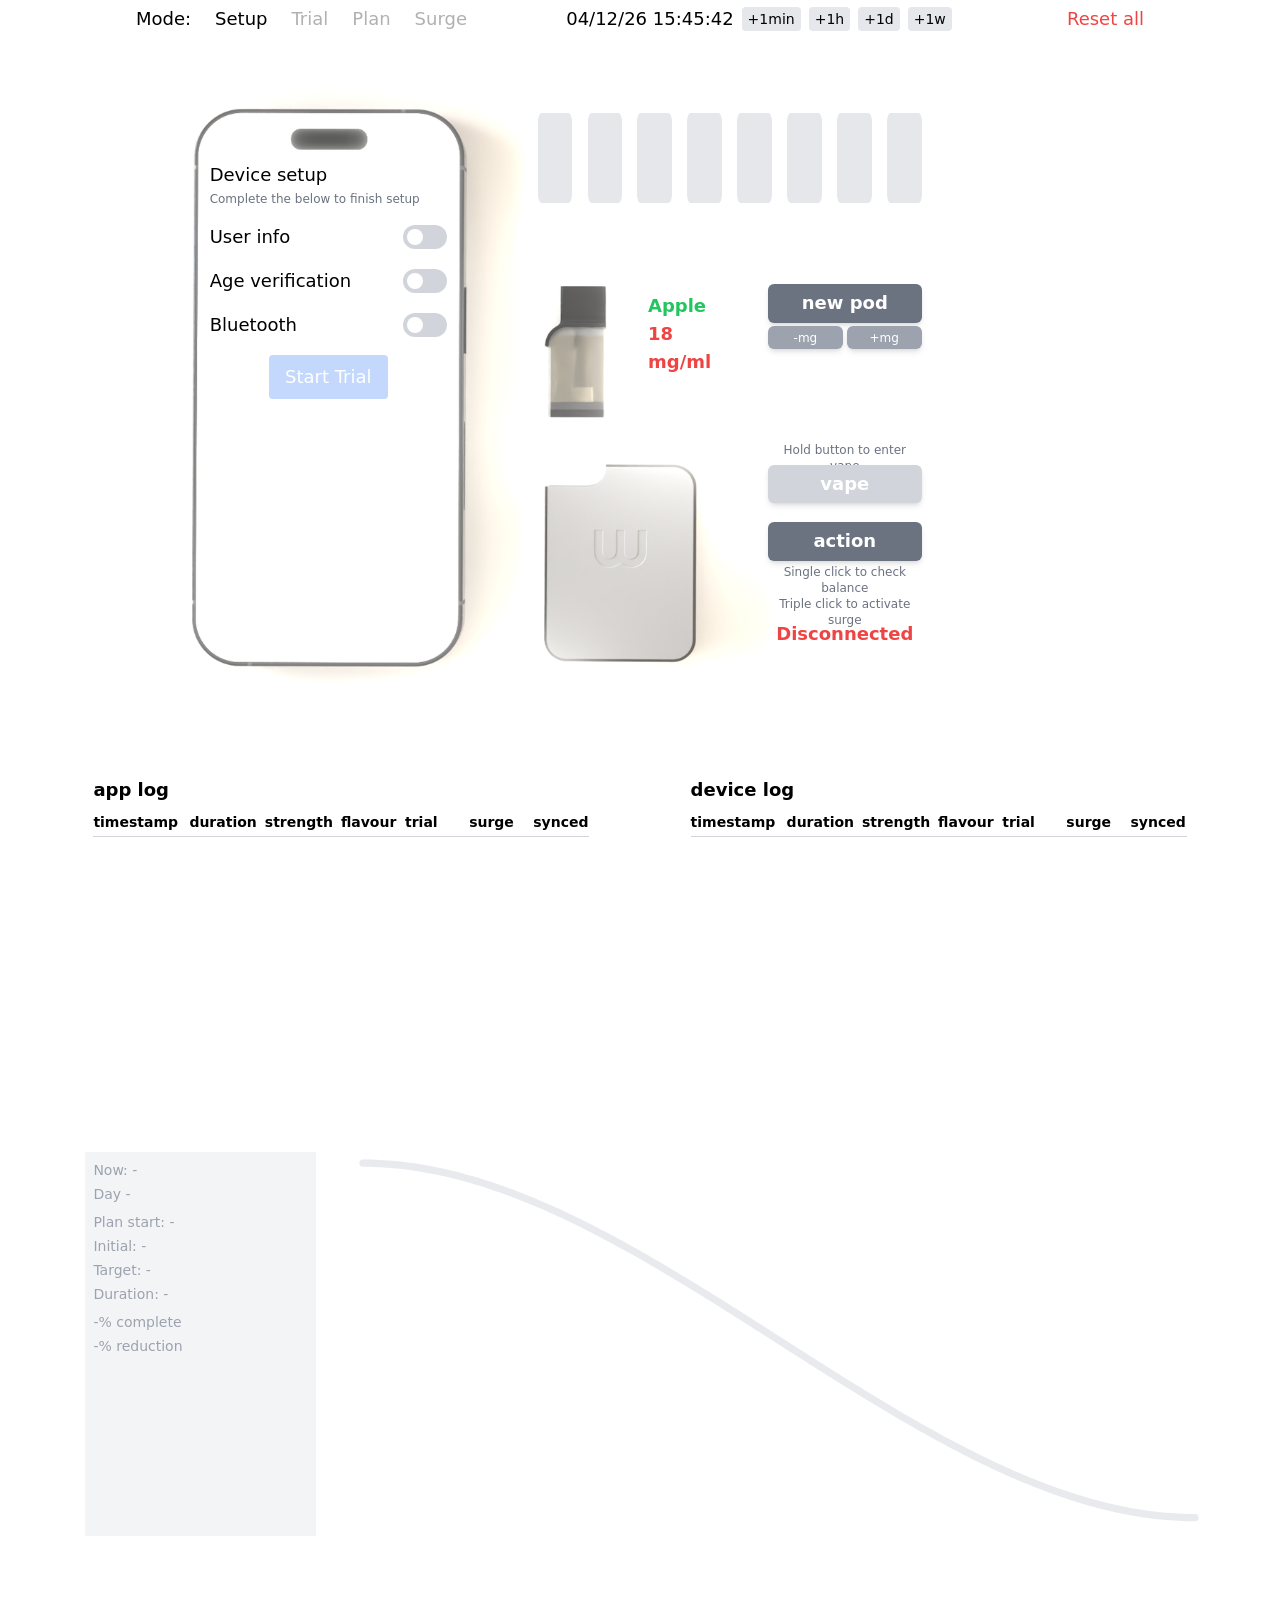
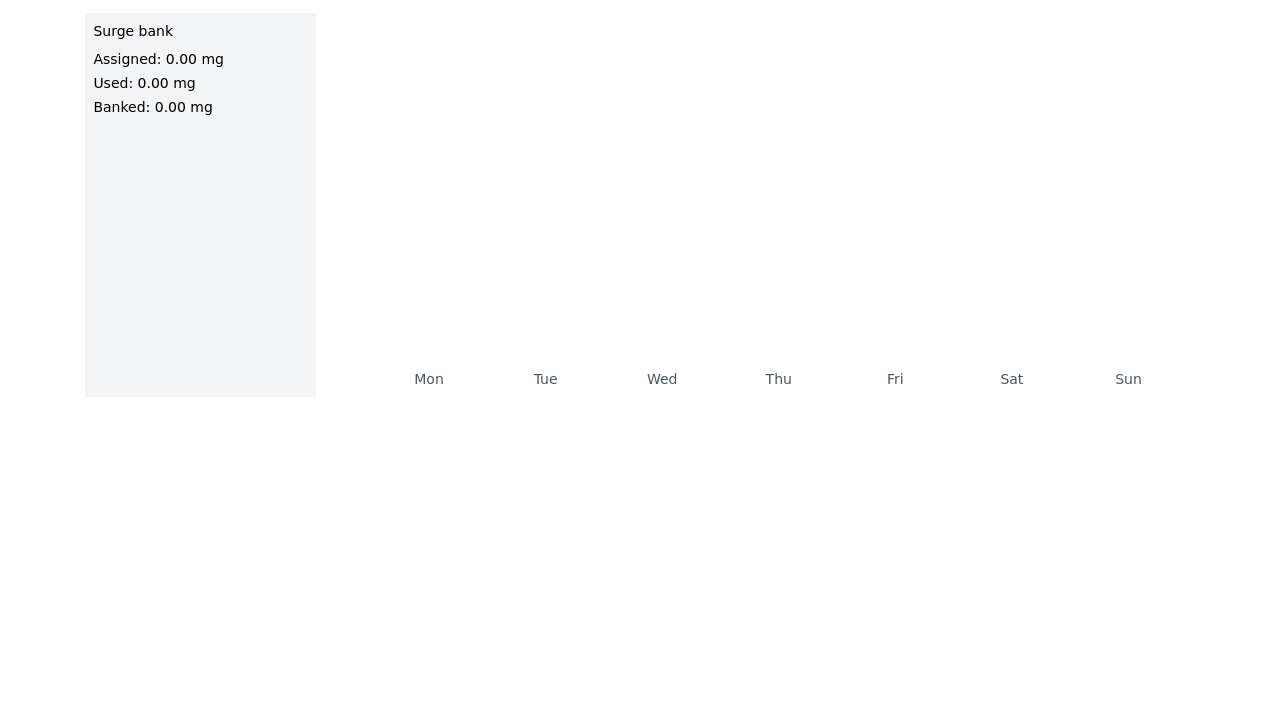
<file: simulator/index.html>
<!doctype html>
<html lang="en">
  <head>
    <meta charset="UTF-8" />
    <link rel="icon" type="image/svg+xml" href="/simulator/vite.svg?v=2" />
    <meta name="viewport" content="width=device-width, initial-scale=1.0" />
    <title>Simulator</title>
    <script type="module" crossorigin src="/simulator/assets/index-Dftw_5kv.js"></script>
    <link rel="stylesheet" crossorigin href="/simulator/assets/index-f4KopK-8.css">
  </head>
  <body>
    <div id="root"></div>
  </body>
</html>
</file>
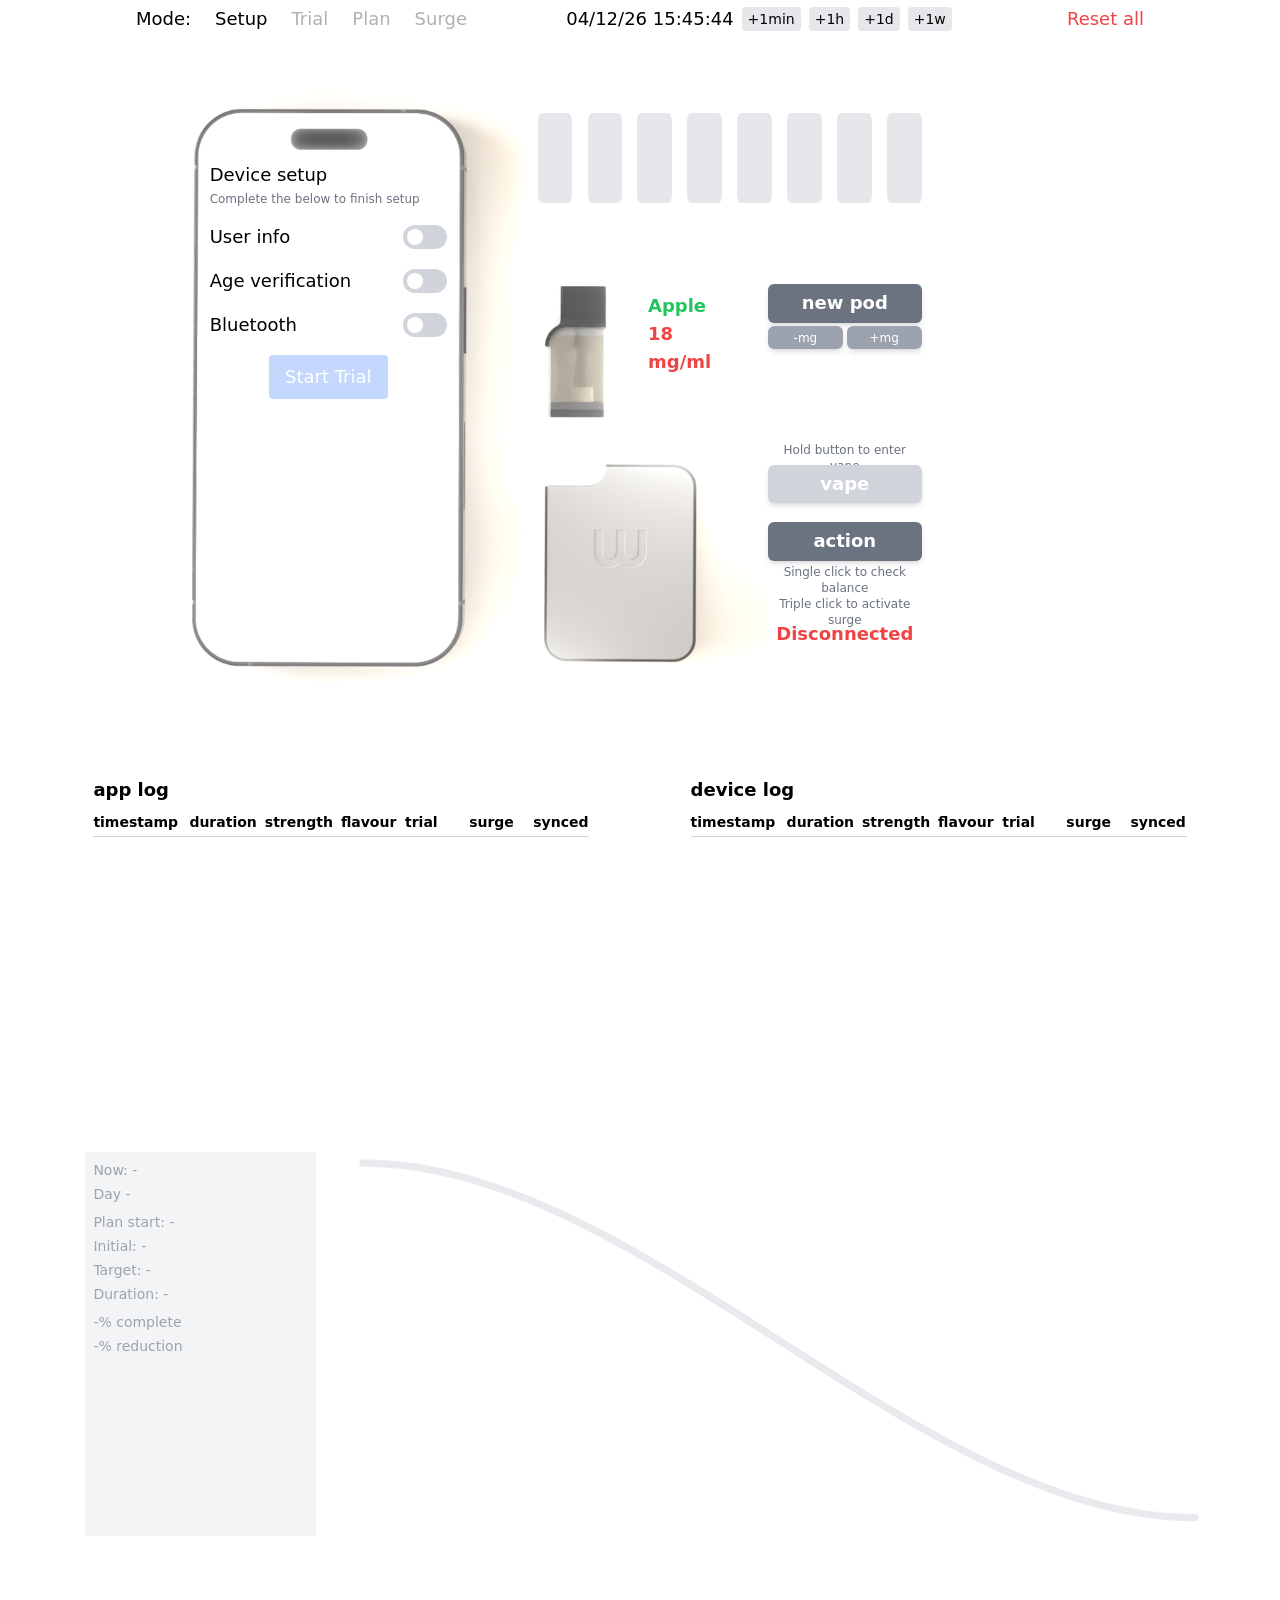
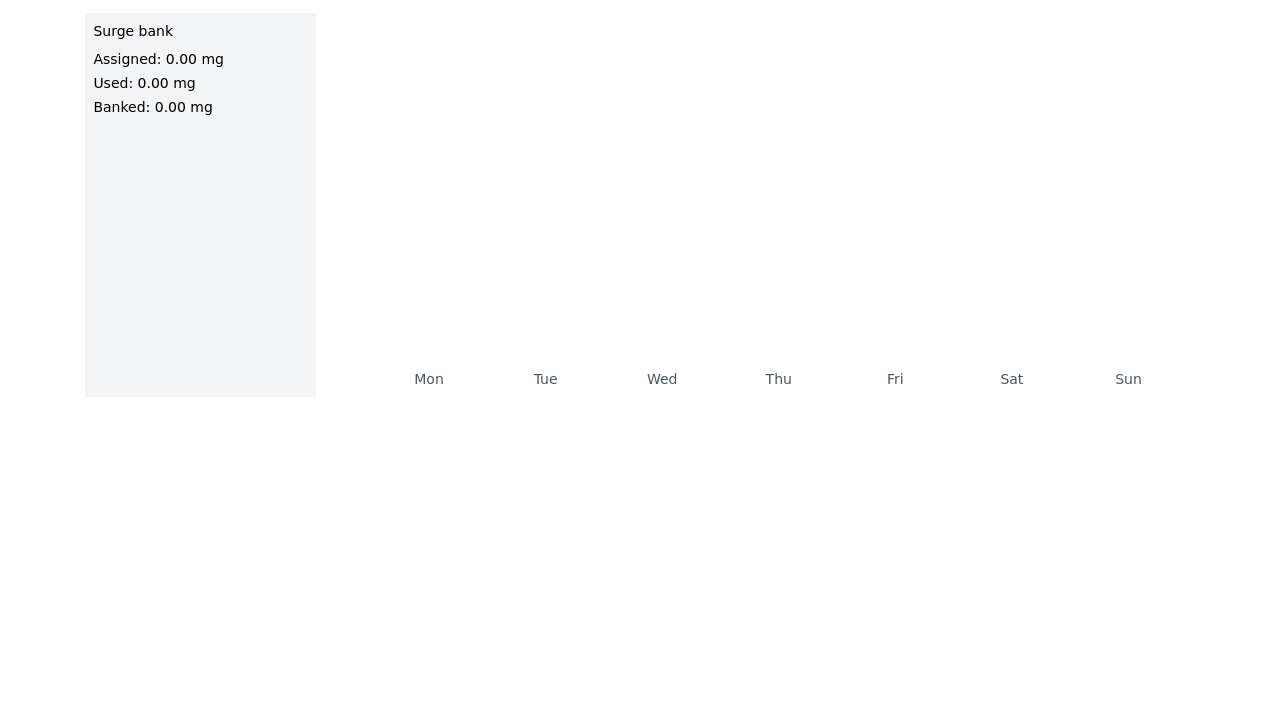
<file: simulator/index 2.html>
<!doctype html>
<html lang="en">
  <head>
    <meta charset="UTF-8" />
    <link rel="icon" type="image/svg+xml" href="/simulator/vite.svg" />
    <meta name="viewport" content="width=device-width, initial-scale=1.0" />
    <title>ui</title>
    <script type="module" crossorigin src="/simulator/assets/index-Dftw_5kv.js"></script>
    <link rel="stylesheet" crossorigin href="/simulator/assets/index-f4KopK-8.css">
  </head>
  <body>
    <div id="root"></div>
  </body>
</html>
</file>
<file: simulator/assets/index-f4KopK-8.css>
*,:before,:after{--tw-border-spacing-x: 0;--tw-border-spacing-y: 0;--tw-translate-x: 0;--tw-translate-y: 0;--tw-rotate: 0;--tw-skew-x: 0;--tw-skew-y: 0;--tw-scale-x: 1;--tw-scale-y: 1;--tw-pan-x: ;--tw-pan-y: ;--tw-pinch-zoom: ;--tw-scroll-snap-strictness: proximity;--tw-gradient-from-position: ;--tw-gradient-via-position: ;--tw-gradient-to-position: ;--tw-ordinal: ;--tw-slashed-zero: ;--tw-numeric-figure: ;--tw-numeric-spacing: ;--tw-numeric-fraction: ;--tw-ring-inset: ;--tw-ring-offset-width: 0px;--tw-ring-offset-color: #fff;--tw-ring-color: rgb(59 130 246 / .5);--tw-ring-offset-shadow: 0 0 #0000;--tw-ring-shadow: 0 0 #0000;--tw-shadow: 0 0 #0000;--tw-shadow-colored: 0 0 #0000;--tw-blur: ;--tw-brightness: ;--tw-contrast: ;--tw-grayscale: ;--tw-hue-rotate: ;--tw-invert: ;--tw-saturate: ;--tw-sepia: ;--tw-drop-shadow: ;--tw-backdrop-blur: ;--tw-backdrop-brightness: ;--tw-backdrop-contrast: ;--tw-backdrop-grayscale: ;--tw-backdrop-hue-rotate: ;--tw-backdrop-invert: ;--tw-backdrop-opacity: ;--tw-backdrop-saturate: ;--tw-backdrop-sepia: ;--tw-contain-size: ;--tw-contain-layout: ;--tw-contain-paint: ;--tw-contain-style: }::backdrop{--tw-border-spacing-x: 0;--tw-border-spacing-y: 0;--tw-translate-x: 0;--tw-translate-y: 0;--tw-rotate: 0;--tw-skew-x: 0;--tw-skew-y: 0;--tw-scale-x: 1;--tw-scale-y: 1;--tw-pan-x: ;--tw-pan-y: ;--tw-pinch-zoom: ;--tw-scroll-snap-strictness: proximity;--tw-gradient-from-position: ;--tw-gradient-via-position: ;--tw-gradient-to-position: ;--tw-ordinal: ;--tw-slashed-zero: ;--tw-numeric-figure: ;--tw-numeric-spacing: ;--tw-numeric-fraction: ;--tw-ring-inset: ;--tw-ring-offset-width: 0px;--tw-ring-offset-color: #fff;--tw-ring-color: rgb(59 130 246 / .5);--tw-ring-offset-shadow: 0 0 #0000;--tw-ring-shadow: 0 0 #0000;--tw-shadow: 0 0 #0000;--tw-shadow-colored: 0 0 #0000;--tw-blur: ;--tw-brightness: ;--tw-contrast: ;--tw-grayscale: ;--tw-hue-rotate: ;--tw-invert: ;--tw-saturate: ;--tw-sepia: ;--tw-drop-shadow: ;--tw-backdrop-blur: ;--tw-backdrop-brightness: ;--tw-backdrop-contrast: ;--tw-backdrop-grayscale: ;--tw-backdrop-hue-rotate: ;--tw-backdrop-invert: ;--tw-backdrop-opacity: ;--tw-backdrop-saturate: ;--tw-backdrop-sepia: ;--tw-contain-size: ;--tw-contain-layout: ;--tw-contain-paint: ;--tw-contain-style: }*,:before,:after{box-sizing:border-box;border-width:0;border-style:solid;border-color:#e5e7eb}:before,:after{--tw-content: ""}html,:host{line-height:1.5;-webkit-text-size-adjust:100%;-moz-tab-size:4;-o-tab-size:4;tab-size:4;font-family:ui-sans-serif,system-ui,sans-serif,"Apple Color Emoji","Segoe UI Emoji",Segoe UI Symbol,"Noto Color Emoji";font-feature-settings:normal;font-variation-settings:normal;-webkit-tap-highlight-color:transparent}body{margin:0;line-height:inherit}hr{height:0;color:inherit;border-top-width:1px}abbr:where([title]){-webkit-text-decoration:underline dotted;text-decoration:underline dotted}h1,h2,h3,h4,h5,h6{font-size:inherit;font-weight:inherit}a{color:inherit;text-decoration:inherit}b,strong{font-weight:bolder}code,kbd,samp,pre{font-family:ui-monospace,SFMono-Regular,Menlo,Monaco,Consolas,Liberation Mono,Courier New,monospace;font-feature-settings:normal;font-variation-settings:normal;font-size:1em}small{font-size:80%}sub,sup{font-size:75%;line-height:0;position:relative;vertical-align:baseline}sub{bottom:-.25em}sup{top:-.5em}table{text-indent:0;border-color:inherit;border-collapse:collapse}button,input,optgroup,select,textarea{font-family:inherit;font-feature-settings:inherit;font-variation-settings:inherit;font-size:100%;font-weight:inherit;line-height:inherit;letter-spacing:inherit;color:inherit;margin:0;padding:0}button,select{text-transform:none}button,input:where([type=button]),input:where([type=reset]),input:where([type=submit]){-webkit-appearance:button;background-color:transparent;background-image:none}:-moz-focusring{outline:auto}:-moz-ui-invalid{box-shadow:none}progress{vertical-align:baseline}::-webkit-inner-spin-button,::-webkit-outer-spin-button{height:auto}[type=search]{-webkit-appearance:textfield;outline-offset:-2px}::-webkit-search-decoration{-webkit-appearance:none}::-webkit-file-upload-button{-webkit-appearance:button;font:inherit}summary{display:list-item}blockquote,dl,dd,h1,h2,h3,h4,h5,h6,hr,figure,p,pre{margin:0}fieldset{margin:0;padding:0}legend{padding:0}ol,ul,menu{list-style:none;margin:0;padding:0}dialog{padding:0}textarea{resize:vertical}input::-moz-placeholder,textarea::-moz-placeholder{opacity:1;color:#9ca3af}input::placeholder,textarea::placeholder{opacity:1;color:#9ca3af}button,[role=button]{cursor:pointer}:disabled{cursor:default}img,svg,video,canvas,audio,iframe,embed,object{display:block;vertical-align:middle}img,video{max-width:100%;height:auto}[hidden]:where(:not([hidden=until-found])){display:none}.container{width:100%}@media(min-width:640px){.container{max-width:640px}}@media(min-width:768px){.container{max-width:768px}}@media(min-width:1024px){.container{max-width:1024px}}@media(min-width:1280px){.container{max-width:1280px}}@media(min-width:1536px){.container{max-width:1536px}}.pointer-events-none{pointer-events:none}.visible{visibility:visible}.absolute{position:absolute}.relative{position:relative}.inset-0{inset:0}.top-0{top:0}.z-10{z-index:10}.mb-1{margin-bottom:.25rem}.mb-2{margin-bottom:.5rem}.mb-3{margin-bottom:.75rem}.mb-4{margin-bottom:1rem}.ml-4{margin-left:1rem}.mt-0\.5{margin-top:.125rem}.mt-2{margin-top:.5rem}.mt-4{margin-top:1rem}.block{display:block}.inline-block{display:inline-block}.flex{display:flex}.inline-flex{display:inline-flex}.grid{display:grid}.h-2{height:.5rem}.h-3{height:.75rem}.h-4{height:1rem}.h-5{height:1.25rem}.h-6{height:1.5rem}.h-auto{height:auto}.h-full{height:100%}.min-h-0{min-height:0px}.w-11{width:2.75rem}.w-3{width:.75rem}.w-4{width:1rem}.w-5{width:1.25rem}.w-6{width:1.5rem}.w-full{width:100%}.flex-1{flex:1 1 0%}.flex-shrink-0,.shrink-0{flex-shrink:0}.translate-x-1{--tw-translate-x: .25rem;transform:translate(var(--tw-translate-x),var(--tw-translate-y)) rotate(var(--tw-rotate)) skew(var(--tw-skew-x)) skewY(var(--tw-skew-y)) scaleX(var(--tw-scale-x)) scaleY(var(--tw-scale-y))}.translate-x-6{--tw-translate-x: 1.5rem;transform:translate(var(--tw-translate-x),var(--tw-translate-y)) rotate(var(--tw-rotate)) skew(var(--tw-skew-x)) skewY(var(--tw-skew-y)) scaleX(var(--tw-scale-x)) scaleY(var(--tw-scale-y))}.transform{transform:translate(var(--tw-translate-x),var(--tw-translate-y)) rotate(var(--tw-rotate)) skew(var(--tw-skew-x)) skewY(var(--tw-skew-y)) scaleX(var(--tw-scale-x)) scaleY(var(--tw-scale-y))}@keyframes spin{to{transform:rotate(360deg)}}.animate-spin{animation:spin 1s linear infinite}.cursor-not-allowed{cursor:not-allowed}.cursor-pointer{cursor:pointer}.appearance-none{-webkit-appearance:none;-moz-appearance:none;appearance:none}.grid-cols-7{grid-template-columns:repeat(7,minmax(0,1fr))}.flex-col{flex-direction:column}.flex-wrap{flex-wrap:wrap}.items-start{align-items:flex-start}.items-end{align-items:flex-end}.items-center{align-items:center}.items-stretch{align-items:stretch}.justify-start{justify-content:flex-start}.justify-end{justify-content:flex-end}.justify-center{justify-content:center}.justify-between{justify-content:space-between}.gap-0\.5{gap:.125rem}.gap-1{gap:.25rem}.gap-1\.5{gap:.375rem}.gap-2{gap:.5rem}.gap-4{gap:1rem}.overflow-y-auto{overflow-y:auto}.overflow-x-hidden{overflow-x:hidden}.whitespace-nowrap{white-space:nowrap}.whitespace-pre-line{white-space:pre-line}.rounded{border-radius:.25rem}.rounded-full{border-radius:9999px}.rounded-lg{border-radius:.5rem}.rounded-md{border-radius:.375rem}.border-2{border-width:2px}.border-b{border-bottom-width:1px}.border-blue-500{--tw-border-opacity: 1;border-color:rgb(59 130 246 / var(--tw-border-opacity, 1))}.border-gray-200{--tw-border-opacity: 1;border-color:rgb(229 231 235 / var(--tw-border-opacity, 1))}.border-gray-300{--tw-border-opacity: 1;border-color:rgb(209 213 219 / var(--tw-border-opacity, 1))}.border-t-transparent{border-top-color:transparent}.bg-blue-500{--tw-bg-opacity: 1;background-color:rgb(59 130 246 / var(--tw-bg-opacity, 1))}.bg-cyan-500{--tw-bg-opacity: 1;background-color:rgb(6 182 212 / var(--tw-bg-opacity, 1))}.bg-gray-100{--tw-bg-opacity: 1;background-color:rgb(243 244 246 / var(--tw-bg-opacity, 1))}.bg-gray-200{--tw-bg-opacity: 1;background-color:rgb(229 231 235 / var(--tw-bg-opacity, 1))}.bg-gray-300{--tw-bg-opacity: 1;background-color:rgb(209 213 219 / var(--tw-bg-opacity, 1))}.bg-gray-400{--tw-bg-opacity: 1;background-color:rgb(156 163 175 / var(--tw-bg-opacity, 1))}.bg-gray-500{--tw-bg-opacity: 1;background-color:rgb(107 114 128 / var(--tw-bg-opacity, 1))}.bg-gray-700{--tw-bg-opacity: 1;background-color:rgb(55 65 81 / var(--tw-bg-opacity, 1))}.bg-gray-800{--tw-bg-opacity: 1;background-color:rgb(31 41 55 / var(--tw-bg-opacity, 1))}.bg-green-500{--tw-bg-opacity: 1;background-color:rgb(34 197 94 / var(--tw-bg-opacity, 1))}.bg-orange-400{--tw-bg-opacity: 1;background-color:rgb(251 146 60 / var(--tw-bg-opacity, 1))}.bg-white{--tw-bg-opacity: 1;background-color:rgb(255 255 255 / var(--tw-bg-opacity, 1))}.p-2{padding:.5rem}.px-1{padding-left:.25rem;padding-right:.25rem}.px-1\.5{padding-left:.375rem;padding-right:.375rem}.px-2{padding-left:.5rem;padding-right:.5rem}.px-3{padding-left:.75rem;padding-right:.75rem}.px-4{padding-left:1rem;padding-right:1rem}.py-0\.5{padding-top:.125rem;padding-bottom:.125rem}.py-1{padding-top:.25rem;padding-bottom:.25rem}.py-1\.5{padding-top:.375rem;padding-bottom:.375rem}.py-2{padding-top:.5rem;padding-bottom:.5rem}.pb-1{padding-bottom:.25rem}.text-left{text-align:left}.text-center{text-align:center}.text-right{text-align:right}.text-\[0\.65rem\]{font-size:.65rem}.text-sm{font-size:.875rem;line-height:1.25rem}.text-xl{font-size:1.25rem;line-height:1.75rem}.text-xs{font-size:.75rem;line-height:1rem}.font-bold{font-weight:700}.font-medium{font-weight:500}.font-semibold{font-weight:600}.tabular-nums{--tw-numeric-spacing: tabular-nums;font-variant-numeric:var(--tw-ordinal) var(--tw-slashed-zero) var(--tw-numeric-figure) var(--tw-numeric-spacing) var(--tw-numeric-fraction)}.leading-none{line-height:1}.leading-tight{line-height:1.25}.text-blue-400{--tw-text-opacity: 1;color:rgb(96 165 250 / var(--tw-text-opacity, 1))}.text-blue-500{--tw-text-opacity: 1;color:rgb(59 130 246 / var(--tw-text-opacity, 1))}.text-cyan-500{--tw-text-opacity: 1;color:rgb(6 182 212 / var(--tw-text-opacity, 1))}.text-gray-400{--tw-text-opacity: 1;color:rgb(156 163 175 / var(--tw-text-opacity, 1))}.text-gray-500{--tw-text-opacity: 1;color:rgb(107 114 128 / var(--tw-text-opacity, 1))}.text-gray-600{--tw-text-opacity: 1;color:rgb(75 85 99 / var(--tw-text-opacity, 1))}.text-gray-700{--tw-text-opacity: 1;color:rgb(55 65 81 / var(--tw-text-opacity, 1))}.text-gray-900{--tw-text-opacity: 1;color:rgb(17 24 39 / var(--tw-text-opacity, 1))}.text-green-500{--tw-text-opacity: 1;color:rgb(34 197 94 / var(--tw-text-opacity, 1))}.text-green-600{--tw-text-opacity: 1;color:rgb(22 163 74 / var(--tw-text-opacity, 1))}.text-red-500{--tw-text-opacity: 1;color:rgb(239 68 68 / var(--tw-text-opacity, 1))}.text-red-600{--tw-text-opacity: 1;color:rgb(220 38 38 / var(--tw-text-opacity, 1))}.text-white{--tw-text-opacity: 1;color:rgb(255 255 255 / var(--tw-text-opacity, 1))}.opacity-100{opacity:1}.opacity-20{opacity:.2}.opacity-30{opacity:.3}.opacity-50{opacity:.5}.shadow-lg{--tw-shadow: 0 10px 15px -3px rgb(0 0 0 / .1), 0 4px 6px -4px rgb(0 0 0 / .1);--tw-shadow-colored: 0 10px 15px -3px var(--tw-shadow-color), 0 4px 6px -4px var(--tw-shadow-color);box-shadow:var(--tw-ring-offset-shadow, 0 0 #0000),var(--tw-ring-shadow, 0 0 #0000),var(--tw-shadow)}.shadow-md{--tw-shadow: 0 4px 6px -1px rgb(0 0 0 / .1), 0 2px 4px -2px rgb(0 0 0 / .1);--tw-shadow-colored: 0 4px 6px -1px var(--tw-shadow-color), 0 2px 4px -2px var(--tw-shadow-color);box-shadow:var(--tw-ring-offset-shadow, 0 0 #0000),var(--tw-ring-shadow, 0 0 #0000),var(--tw-shadow)}.filter{filter:var(--tw-blur) var(--tw-brightness) var(--tw-contrast) var(--tw-grayscale) var(--tw-hue-rotate) var(--tw-invert) var(--tw-saturate) var(--tw-sepia) var(--tw-drop-shadow)}.transition{transition-property:color,background-color,border-color,text-decoration-color,fill,stroke,opacity,box-shadow,transform,filter,backdrop-filter;transition-timing-function:cubic-bezier(.4,0,.2,1);transition-duration:.15s}.transition-all{transition-property:all;transition-timing-function:cubic-bezier(.4,0,.2,1);transition-duration:.15s}.transition-colors{transition-property:color,background-color,border-color,text-decoration-color,fill,stroke;transition-timing-function:cubic-bezier(.4,0,.2,1);transition-duration:.15s}.transition-opacity{transition-property:opacity;transition-timing-function:cubic-bezier(.4,0,.2,1);transition-duration:.15s}.transition-transform{transition-property:transform;transition-timing-function:cubic-bezier(.4,0,.2,1);transition-duration:.15s}.duration-300{transition-duration:.3s}.ease-out{transition-timing-function:cubic-bezier(0,0,.2,1)}input[type=range]::-webkit-slider-thumb{-webkit-appearance:none;appearance:none;width:20px;height:20px;border-radius:50%;background:#3b82f6;cursor:pointer;border:2px solid #ffffff;box-shadow:0 2px 4px #0003}input[type=range]::-moz-range-thumb{width:20px;height:20px;border-radius:50%;background:#3b82f6;cursor:pointer;border:2px solid #ffffff;box-shadow:0 2px 4px #0003}.hover\:bg-blue-600:hover{--tw-bg-opacity: 1;background-color:rgb(37 99 235 / var(--tw-bg-opacity, 1))}.hover\:bg-gray-300:hover{--tw-bg-opacity: 1;background-color:rgb(209 213 219 / var(--tw-bg-opacity, 1))}.hover\:bg-gray-400:hover{--tw-bg-opacity: 1;background-color:rgb(156 163 175 / var(--tw-bg-opacity, 1))}.hover\:bg-gray-500:hover{--tw-bg-opacity: 1;background-color:rgb(107 114 128 / var(--tw-bg-opacity, 1))}.hover\:bg-gray-600:hover{--tw-bg-opacity: 1;background-color:rgb(75 85 99 / var(--tw-bg-opacity, 1))}.hover\:bg-gray-700:hover{--tw-bg-opacity: 1;background-color:rgb(55 65 81 / var(--tw-bg-opacity, 1))}.hover\:bg-green-600:hover{--tw-bg-opacity: 1;background-color:rgb(22 163 74 / var(--tw-bg-opacity, 1))}@media(min-width:768px){.md\:h-2\.5{height:.625rem}.md\:h-4{height:1rem}.md\:h-5{height:1.25rem}.md\:h-6{height:1.5rem}.md\:h-7{height:1.75rem}.md\:w-5{width:1.25rem}.md\:w-6{width:1.5rem}.md\:w-7{width:1.75rem}.md\:gap-2{gap:.5rem}.md\:gap-4{gap:1rem}.md\:text-base{font-size:1rem;line-height:1.5rem}.md\:text-sm{font-size:.875rem;line-height:1.25rem}.md\:text-xs{font-size:.75rem;line-height:1rem}}@media(min-width:1024px){.lg\:h-3{height:.75rem}.lg\:h-5{height:1.25rem}.lg\:h-6{height:1.5rem}.lg\:h-7{height:1.75rem}.lg\:h-8{height:2rem}.lg\:w-6{width:1.5rem}.lg\:w-7{width:1.75rem}.lg\:w-8{width:2rem}.lg\:gap-6{gap:1.5rem}.lg\:text-base{font-size:1rem;line-height:1.5rem}.lg\:text-lg{font-size:1.125rem;line-height:1.75rem}.lg\:text-sm{font-size:.875rem;line-height:1.25rem}}@media(min-width:1280px){.xl\:h-7{height:1.75rem}.xl\:w-7{width:1.75rem}.xl\:text-lg{font-size:1.125rem;line-height:1.75rem}.xl\:text-sm{font-size:.875rem;line-height:1.25rem}.xl\:text-xl{font-size:1.25rem;line-height:1.75rem}}@media(min-width:1536px){.\32xl\:h-8{height:2rem}.\32xl\:w-8{width:2rem}.\32xl\:text-2xl{font-size:1.5rem;line-height:2rem}.\32xl\:text-base{font-size:1rem;line-height:1.5rem}.\32xl\:text-xl{font-size:1.25rem;line-height:1.75rem}}
</file>
